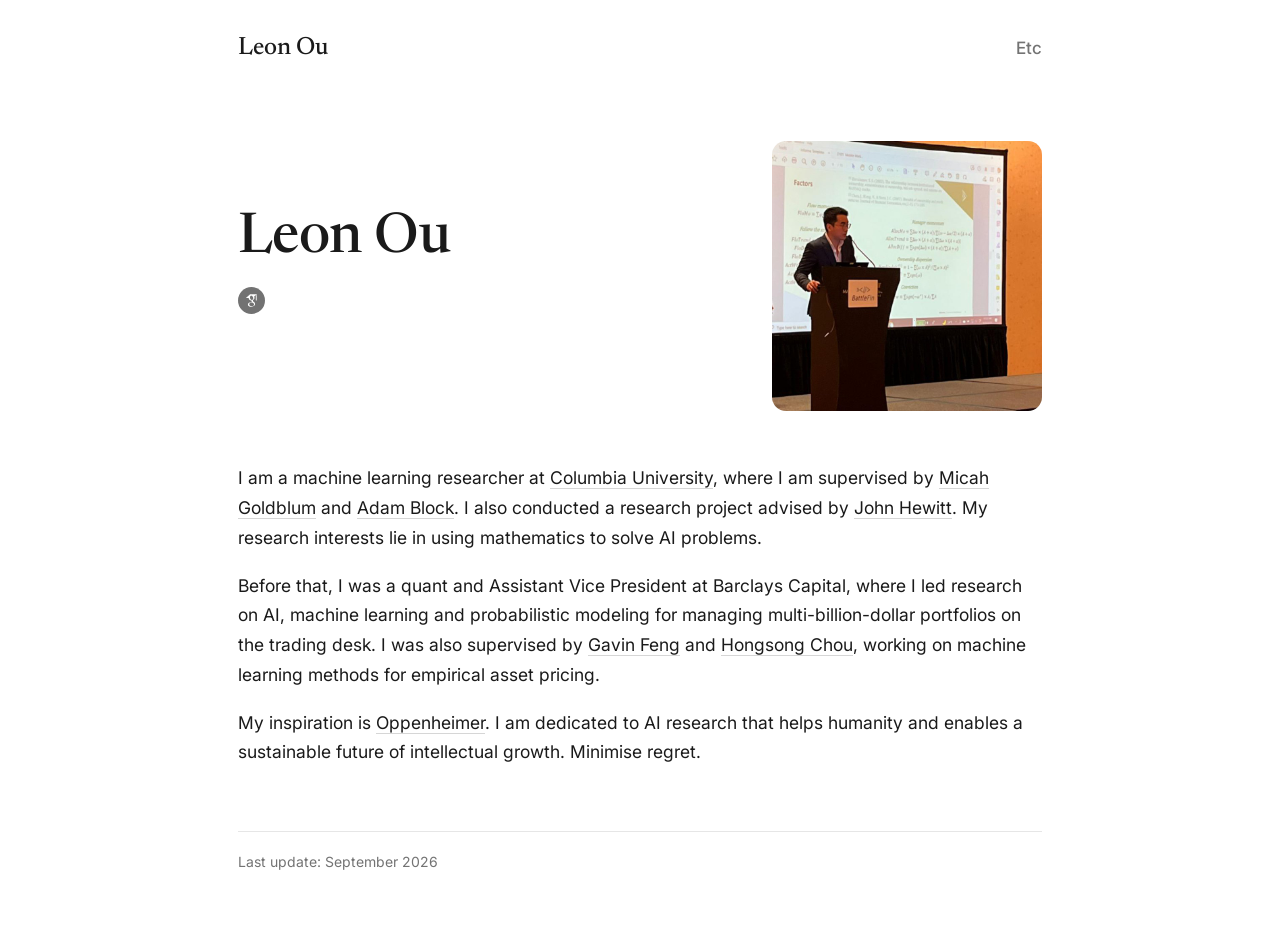
<file: index.html>
<!DOCTYPE html>
<html lang="en">
<head>
<title>Leon Ou</title>
<meta charset="UTF-8">
<meta name="viewport" content="width=device-width, initial-scale=1.0">
<meta name="author" content="Leon Ou">
<meta name="description" content="Leon Ou's personal homepage.">
<link rel="preconnect" href="https://fonts.googleapis.com">
<link href="https://fonts.googleapis.com/css2?family=Newsreader:opsz,wght@6..72,400;6..72,500&family=Inter:wght@400;500&display=swap" rel="stylesheet">
<link rel="stylesheet" href="css/site.css?v=11">
</head>
<body>
<div class="top">
  <a class="brand" href="/">Leon Ou</a>
  <nav><a href="etc.html">Etc</a></nav>
</div>

<div class="wrap">
  <section class="hero">
    <div>
      <h1>Leon Ou</h1>
      <div class="icons"><a href="https://scholar.google.com/citations?user=rdNAeNEAAAAJ" title="Google Scholar"><img src="images/logos/gscholar.svg?v=2" alt="Google Scholar"></a></div>
    </div>
    <img class="portrait" src="images/leon.jpg" alt="Leon Ou">
  </section>
  <div class="bio">
    <p>
    I am a machine learning researcher at <a href="https://www.columbia.edu/">Columbia University</a>, where I am supervised by <a href="https://goldblum.github.io/">Micah Goldblum</a> and <a href="https://abblock.github.io/">Adam Block</a>.
    I also conducted a research project advised by <a href="https://www.cs.columbia.edu/~johnhew/">John Hewitt</a>.
    My research interests lie in using mathematics to solve AI problems.
    </p>
    <p>
    Before that, I was a quant and Assistant Vice President at Barclays Capital, where I led research on AI, machine learning and probabilistic modeling for managing multi-billion-dollar portfolios on the trading desk.
    I was also supervised by <a href="https://www.gavinfeng702.com/">Gavin Feng</a> and <a href="https://finmath.uchicago.edu/about/faculty-and-lecturers/hongsong-chou/">Hongsong Chou</a>, working on machine learning methods for empirical asset pricing.
    </p>
    <p>
    My inspiration is <a href="https://en.wikipedia.org/wiki/J._Robert_Oppenheimer">Oppenheimer</a>.
    I am dedicated to AI research that helps humanity and enables a sustainable future of intellectual growth.
    Minimise regret.
    </p>
  </div>
  <footer>Last update: September 2026</footer>
</div>
</body>
</html>
</file>
<file: css/site.css>
:root { --text: #1a1a1a; --muted: #737373; --accent: #b5541c; --rule: #e6e6e6; }
* { box-sizing: border-box; }
body { margin: 0; background: #fff; color: var(--text);
  font-family: Inter, -apple-system, BlinkMacSystemFont, "Segoe UI", Helvetica, Arial, sans-serif;
  font-size: 17px; line-height: 1.65; }
a { color: var(--accent); text-decoration: none; }
a:hover { text-decoration: underline; text-underline-offset: 3px; }
h2 { font-family: Newsreader, Georgia, serif; font-weight: 500; font-size: 28px; margin: 44px 0 16px; padding-bottom: 8px; border-bottom: 1px solid var(--rule); letter-spacing: -0.01em; }
h1 { font-family: Newsreader, Georgia, serif; font-weight: 500; font-size: 56px; line-height: 1.05; margin: 0 0 18px; letter-spacing: -0.01em; }
.wrap { max-width: 860px; margin: 0 auto; padding: 56px 28px 64px; }
.icons { margin: 0 0 20px; display: flex; gap: 20px; align-items: center; }
.icons img { height: 27px; opacity: .55; }
.icons a:hover img { opacity: 1; }
.hero { display: flex; gap: 56px; align-items: center; justify-content: space-between; padding-top: 16px; }
.hero > div { flex: 0 1 auto; }
.hero .role { font-size: 18px; line-height: 1.6; margin: 0; }
.hero .role a { color: var(--text); border-bottom: 1px solid #d6d6d6; }
.hero .role a:hover { text-decoration: none; border-color: var(--text); }
.portrait { width: 270px; height: 270px; object-fit: cover; object-position: center 20%; border-radius: 14px; display: block; flex: 0 0 auto; }
.bio { font-size: 17.5px; line-height: 1.7; margin-top: 52px; }
.bio p { margin: 0 0 18px; }
.bio a { color: var(--text); border-bottom: 1px solid #d6d6d6; }
.bio a:hover { text-decoration: none; color: var(--accent); border-color: var(--accent); }
footer { margin-top: 64px; padding-top: 18px; border-top: 1px solid var(--rule); font-size: 14px; color: var(--muted); }
@media (max-width: 720px) { .top { padding: 20px 18px 0; } .top .brand { font-size: 22px; } .top nav { gap: 16px; font-size: 15px; }
  .wrap { padding: 36px 20px 48px; } h1 { font-size: 42px; }
  .hero { flex-direction: column; align-items: flex-start; gap: 24px; } .portrait { order: -1; } }

/* top nav */
.top { max-width: 860px; margin: 0 auto; padding: 28px 28px 0; display: flex; justify-content: space-between; align-items: baseline; }
.top .brand { font-family: Newsreader, Georgia, serif; font-size: 25px; font-weight: 500; color: var(--text); }
.top .brand:hover { text-decoration: none; }
.top nav { display: flex; gap: 26px; font-size: 17px; font-weight: 500; }
.top nav a { color: var(--muted); }
.top nav a:hover, .top nav a.active { color: var(--text); text-decoration: none; }

/* etc page */
.wrap > h1.page { font-size: 44px; margin: 0 0 8px; }
.wrap > p.sub { color: var(--muted); font-size: 15px; margin: 0 0 32px; }
.video { width: 100%; max-width: 480px; border-radius: 14px; display: block; }

/* plain list (etc page) */
ul.plain { list-style: none; padding: 0; margin: 0; }
ul.plain li { padding: 7px 0; border-bottom: 1px solid var(--rule); font-size: 16px; line-height: 1.65; }
ul.plain li:last-child { border-bottom: 0; }
ul.plain li a { color: var(--text); border-bottom: 1px solid #d6d6d6; }
ul.plain li a:hover { color: var(--accent); border-color: var(--accent); text-decoration: none; }
</file>
